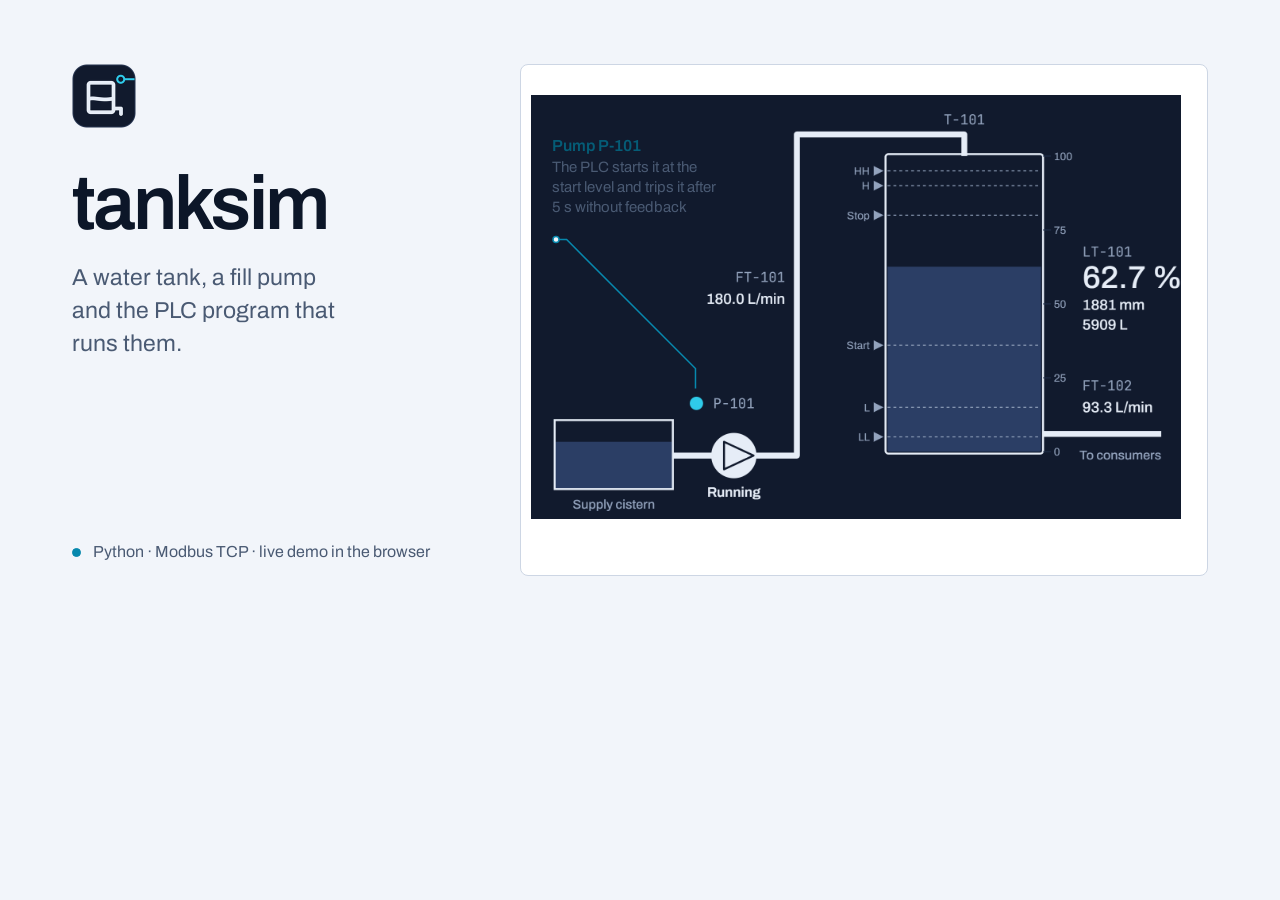
<file: tools/banner/banner.html>
<!doctype html>
<html lang="en">
<head>
<meta charset="utf-8">
<title>tanksim banner</title>
<link rel="stylesheet" href="tokens.css">
<link rel="stylesheet" href="banner.css">
<script src="trace.js"></script>
<style>
  /* mimic.png: the HMI process drawing at 2x, shot by hand from a running tanksim (pump on) */
  .artifact { left: 520px; top: 64px; width: 688px; height: 512px; padding-top: 30px; }
  .artifact img { width: 650px; margin-left: 10px; }
</style>
</head>
<body>
<main class="sheet">
  <section class="intro">
    <img class="icon" src="icon.png" alt="">
    <h1>tanksim</h1>
    <p class="sub">A water tank, a fill pump and the PLC program that runs them.</p>
    <p class="meta"><span class="pad" data-state="live"></span>Python · Modbus TCP · live demo in the browser</p>
  </section>

  <figure class="artifact" style="margin:0"><img src="mimic.png" alt=""></figure>

  <p class="callout lit" id="c-pump" style="left:552px;top:120px;width:170px"><b>Pump P-101</b>The PLC starts it at the start level and trips it after 5 s without feedback</p>
</main>
<script>
  // image coordinates (2x shot) to banner coordinates
  const s = 650 / 1638, img = (x, y) => [520 + 10 + x * s, 64 + 30 + y * s];
  const below = id => { const r = document.getElementById(id).getBoundingClientRect(); return [r.left + 4, r.bottom + 2]; };
  const right = id => { const r = document.getElementById(id).getBoundingClientRect(); return [r.right + 8, r.top + 11]; };
  traces([
    [below("c-pump"), img(417, 742), { lit: true, r: 0, tail: 20 }],
  ]);
</script>
</body>
</html>
</file>
<file: tools/banner/tokens.css>
/* A2M33 "trace" design tokens. Copy this file (and fonts/) into a project; do not edit per project.
   Source of truth: notes/design/README.md */

@font-face { font-family: "Archivo"; font-weight: 400; font-display: swap; src: url("fonts/Archivo-400.woff2") format("woff2"); }
@font-face { font-family: "Archivo"; font-weight: 500; font-display: swap; src: url("fonts/Archivo-500.woff2") format("woff2"); }
@font-face { font-family: "Archivo"; font-weight: 600; font-display: swap; src: url("fonts/Archivo-600.woff2") format("woff2"); }
@font-face { font-family: "Archivo"; font-weight: 700; font-display: swap; src: url("fonts/Archivo-700.woff2") format("woff2"); }
@font-face { font-family: "JetBrains Mono"; font-weight: 400; font-display: swap; src: url("fonts/JetBrainsMono-400.woff2") format("woff2"); }
@font-face { font-family: "JetBrains Mono"; font-weight: 500; font-display: swap; src: url("fonts/JetBrainsMono-500.woff2") format("woff2"); }

:root {
  color-scheme: light dark;

  /* Light: drafting paper with a blue cast */
  --ground: #f2f5fa;     /* page background */
  --panel: #ffffff;      /* raised surfaces */
  --inset: #e4eaf3;      /* wells, tracks, inactive fills */
  --line: #cdd6e4;       /* 1px borders and rules */
  --trace: #9fb0c9;      /* idle traces and pads */
  --ink: #0c1628;        /* main text and values */
  --ink-2: #4a5a73;      /* labels and secondary text */
  --signal: #0788ad;     /* the one signal colour: live, active, the lit trace */
  --signal-ink: #055c76; /* signal-coloured text on light */
  --link: #1f5bd8;       /* links, focus, selected */
  --fault: #c9343a;      /* faults and errors only */
  --ok: #1d8458;         /* a confirmed good state, sparingly */

  --font: "Archivo", "Vazirmatn", system-ui, sans-serif;
  --font-code: "JetBrains Mono", Consolas, ui-monospace, monospace; /* code, commands, measurements only */

  /* Type scale (1.25, base 16px) */
  --t-xs: 0.8rem;
  --t-sm: 0.9rem;
  --t-md: 1rem;
  --t-lg: 1.25rem;
  --t-xl: 1.563rem;
  --t-2xl: 1.953rem;
  --t-3xl: 2.441rem;
  --t-value: 3.052rem;

  /* Space (4px grid) */
  --s1: 4px; --s2: 8px; --s3: 12px; --s4: 16px; --s5: 24px; --s6: 32px; --s7: 48px; --s8: 64px;

  /* Radius by hierarchy */
  --r-panel: 8px;
  --r-control: 4px;
  --r-pad: 50%;

  --trace-w: 1.5px;
  --dur: 160ms;
  --ease: cubic-bezier(0.23, 1, 0.32, 1);
}

@media (prefers-color-scheme: dark) {
  :root {
    /* Dark: board at night, deep navy, never pure black */
    --ground: #0b1222;
    --panel: #111a2d;
    --inset: #18233a;
    --line: #22304b;
    --trace: #3a4d70;
    --ink: #e6edf7;
    --ink-2: #93a3bd;
    --signal: #2fcbea;
    --signal-ink: #7fe0f3;
    --link: #6f9dff;
    --fault: #ff6b6b;
    --ok: #3fcf93;
  }
}

:root[data-theme="light"] { color-scheme: light; }
:root[data-theme="dark"] { color-scheme: dark; }

/* Base */
*, *::before, *::after { box-sizing: border-box; }
html { font-family: var(--font); font-size: 100%; line-height: 1.5; color: var(--ink); background: var(--ground);
       font-variant-numeric: tabular-nums; -webkit-text-size-adjust: 100%; }
body { margin: 0; }
::selection { background: color-mix(in srgb, var(--signal) 30%, transparent); color: var(--ink); }
a { color: var(--link); text-underline-offset: 0.2em; text-decoration-thickness: 1px; }
:focus-visible { outline: 2px solid var(--link); outline-offset: 2px; border-radius: var(--r-control); }
h1, h2, h3 { font-weight: 600; line-height: 1.12; letter-spacing: -0.015em; margin: 0 0 var(--s3); text-wrap: balance; }
h1 { font-size: var(--t-2xl); }
h2 { font-size: var(--t-xl); }
h3 { font-size: var(--t-lg); }
code, kbd, samp { font-family: var(--font-code); font-size: 0.92em; }

/* Signature: the pad. A hollow ring at the end of a trace. Idle = trace colour, live = filled signal, fault = red. */
.pad { display: inline-block; width: 0.62em; height: 0.62em; border-radius: var(--r-pad);
       border: var(--trace-w) solid var(--trace); background: transparent; vertical-align: 0.04em; }
.pad[data-state="live"] { border-color: var(--signal); background: var(--signal); }
.pad[data-state="fault"] { border-color: var(--fault); background: var(--fault); }
.pad[data-state="ok"] { border-color: var(--ok); }

/* Label: the small text next to a value */
.label { font-weight: 500; font-size: var(--t-sm); color: var(--ink-2); }

/* Reading: a value with its unit */
.reading { font-size: var(--t-value); font-weight: 500; line-height: 1; letter-spacing: -0.02em; }
.reading small { font-size: 0.4em; font-weight: 500; color: var(--ink-2); margin-inline-start: 0.2em; }

/* Panel */
.panel { background: var(--panel); border: 1px solid var(--line); border-radius: var(--r-panel); padding: var(--s5); }

/* Buttons: flat, bordered; primary is ink, toggled-on gets a signal underline */
.btn { font: 500 var(--t-md)/1 var(--font); min-height: 40px; padding: 0 var(--s4); border-radius: var(--r-control);
       border: 1px solid var(--line); background: var(--panel); color: var(--ink); cursor: pointer;
       transition: background var(--dur) var(--ease), border-color var(--dur) var(--ease), transform var(--dur) var(--ease); }
.btn:hover { border-color: var(--trace); }
.btn:active { background: var(--inset); transform: scale(0.98); }
.btn[data-variant="primary"] { background: var(--ink); color: var(--panel); border-color: var(--ink); }
.btn[aria-pressed="true"] { border-color: var(--signal); box-shadow: inset 0 -2px 0 var(--signal); }
.btn:disabled { opacity: 0.5; cursor: not-allowed; }

@media (prefers-reduced-motion: reduce) {
  *, *::before, *::after { transition-duration: 0ms !important; animation-duration: 0ms !important; }
}
</file>
<file: tools/banner/banner.css>
/* A2M33 "trace" banner frame, 1280x640. Uses tokens.css variables only.
   Left: name and one sentence. Right: the real artifact with traced callouts. */
:root { color-scheme: dark; }
html, body { width: 1280px; height: 640px; overflow: hidden; background: var(--ground); }
.sheet { position: relative; width: 1280px; height: 640px; padding: 64px 72px; }
.intro { position: absolute; left: 72px; top: 64px; bottom: 64px; width: 400px; display: flex; flex-direction: column; }
.icon { width: 64px; height: 64px; display: block; margin-bottom: 40px; }
h1 { font-size: 76px; font-weight: 600; letter-spacing: -0.035em; line-height: 0.95; margin: 0 0 22px; }
.sub { font-size: 23px; line-height: 1.42; color: var(--ink-2); margin: 0; max-width: 21ch; text-wrap: pretty; }
.sub b { color: var(--ink); font-weight: 500; }
.meta { margin-top: auto; display: flex; align-items: center; gap: 12px; font-size: 16px; line-height: 1; color: var(--ink-2); }
.meta .pad { width: 9px; height: 9px; }
.artifact { position: absolute; overflow: hidden; border: 1px solid var(--line); border-radius: var(--r-panel); background: var(--panel); }
.artifact img { display: block; }
.callout { position: absolute; font-size: 15px; line-height: 1.35; color: var(--ink-2); width: 190px; }
.callout b { display: block; color: var(--ink); font-weight: 600; font-size: 16px; }
.callout.lit b { color: var(--signal-ink); }
svg.traces { position: absolute; inset: 0; pointer-events: none; overflow: visible; }
svg.traces path { fill: none; stroke: var(--trace); stroke-width: 1.5; }
svg.traces circle { fill: var(--ground); stroke: var(--trace); stroke-width: 1.5; }
svg.traces .lit path, svg.traces .lit circle { stroke: var(--signal); }
svg.traces .lit circle.end { fill: var(--signal); }
</file>
